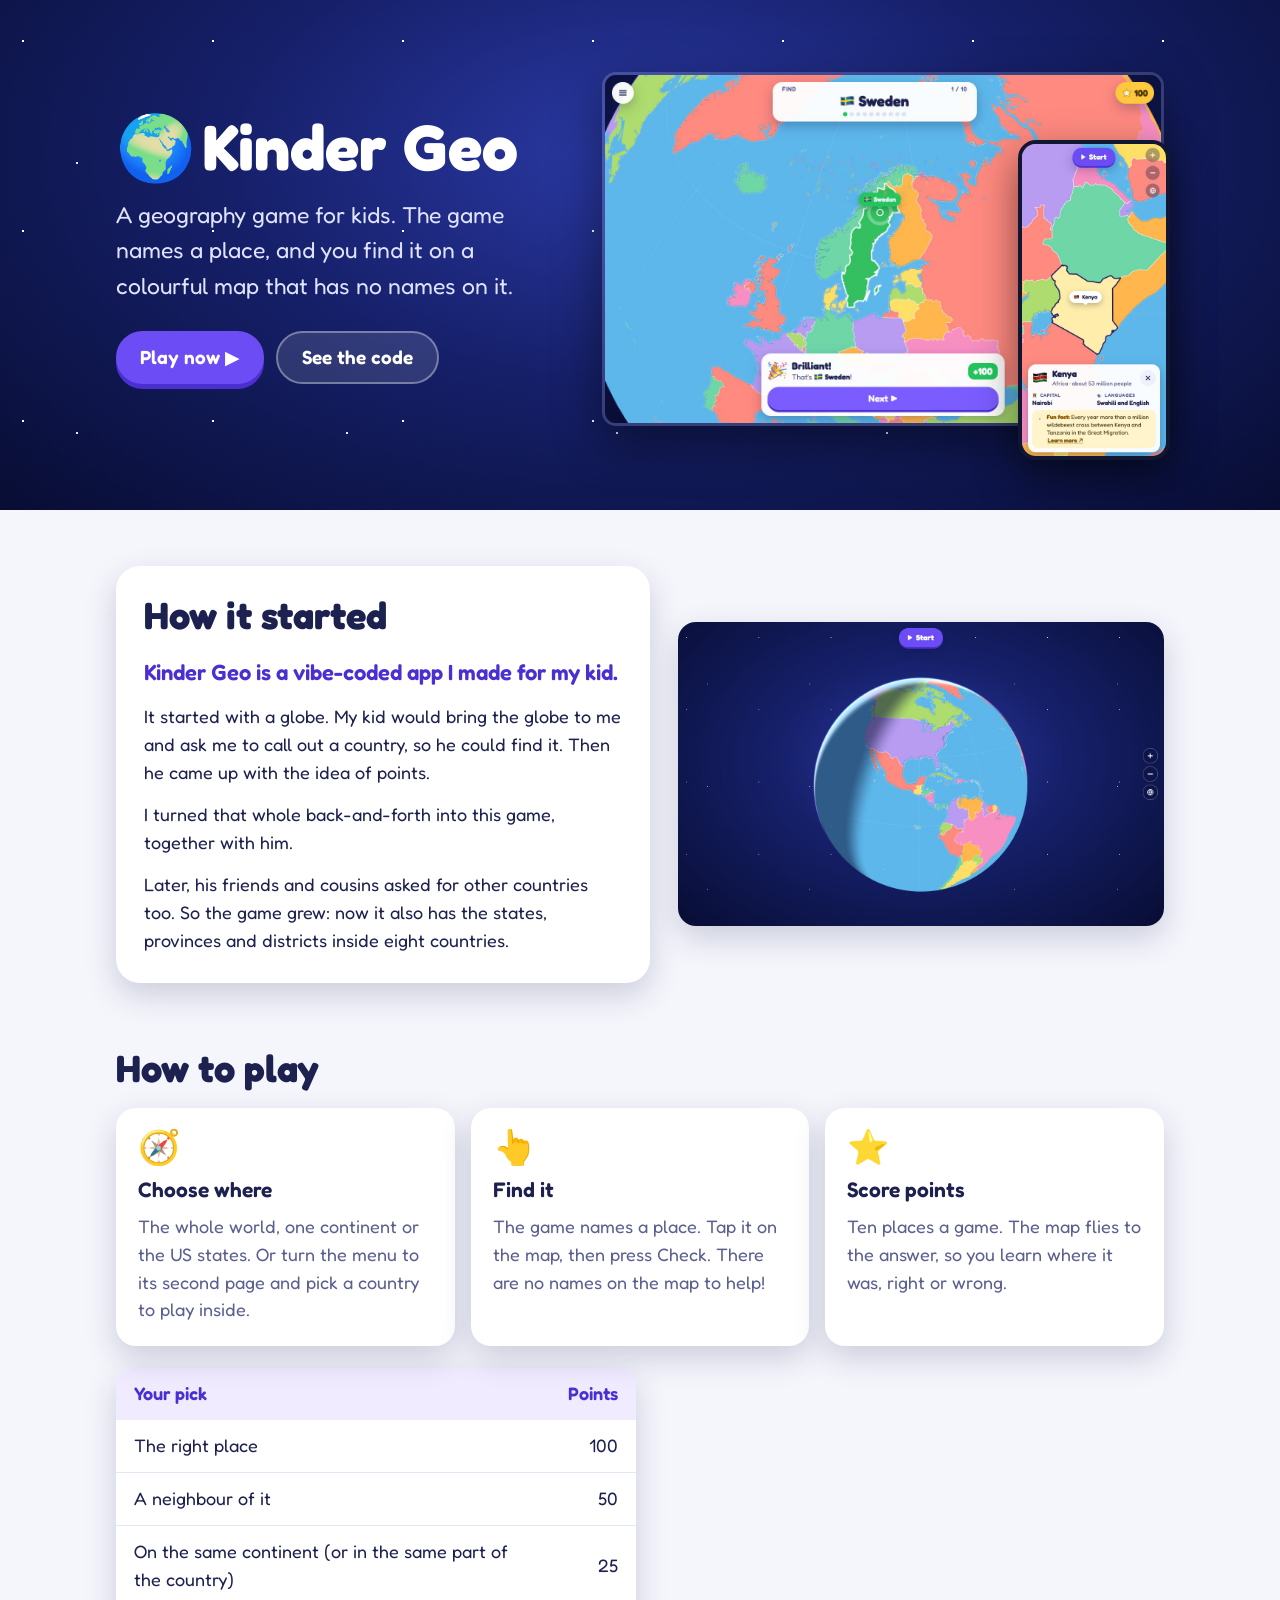
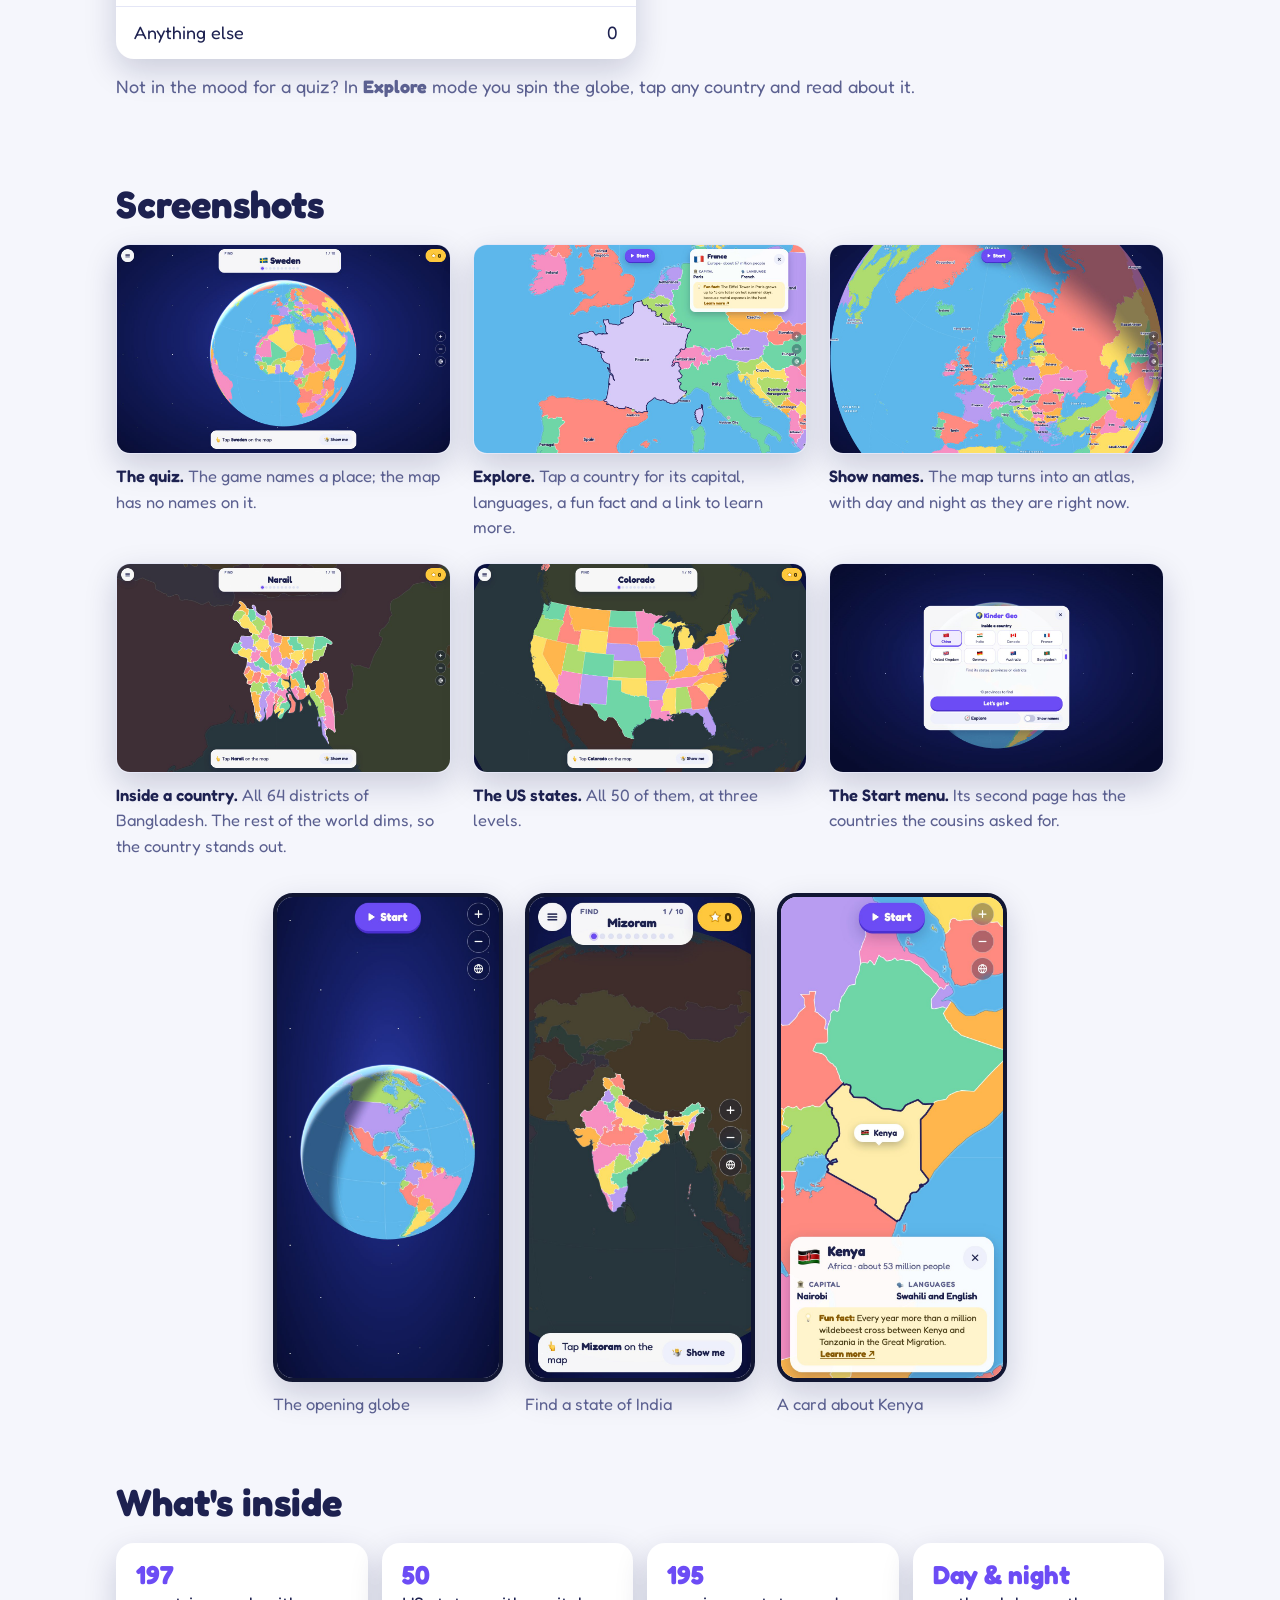
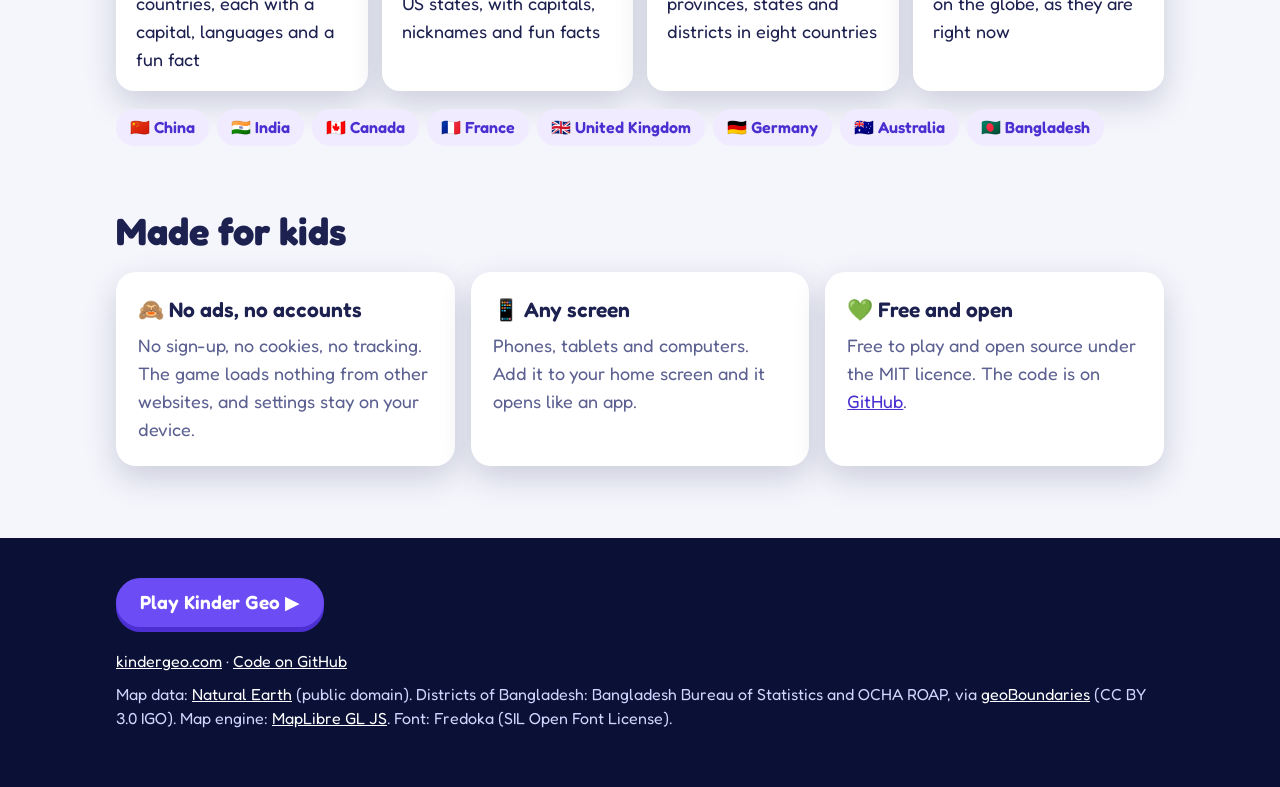
<file: docs/index.html>
<!doctype html>
<html lang="en">
<head>
  <meta charset="utf-8">
  <meta name="viewport" content="width=device-width, initial-scale=1">
  <title>Kinder Geo</title>
  <meta name="description" content="Kinder Geo is a free geography game for kids: find countries, states and provinces on a colourful map with no names on it.">
  <meta name="theme-color" content="#0a1036">
  <meta property="og:title" content="Kinder Geo: a geography game for kids">
  <meta property="og:description" content="Find countries, states and provinces on a colourful map with no names on it. Free, no ads, no accounts.">
  <meta property="og:image" content="https://quickdahuk.github.io/kindergeo/images/quiz-right.jpg">
  <meta property="og:url" content="https://quickdahuk.github.io/kindergeo/">
  <meta name="twitter:card" content="summary_large_image">
  <link rel="icon" href="assets/icon.svg" type="image/svg+xml">
  <link rel="apple-touch-icon" href="assets/icon-180.png">
  <style>
    @font-face {
      font-family: 'Fredoka';
      src: url('assets/fredoka-latin.woff2') format('woff2');
      font-weight: 300 700;
      font-display: swap;
    }

    :root {
      --ink: #1d2150;
      --soft: #5b6090;
      --primary: #6c4cf5;
      --primary-dark: #4b2fd1;
      --primary-soft: #f0ebff;
      --sun: #ffc83d;
      --bg: #f5f6fc;
      --card: #ffffff;
      --line: #e4e6f6;
      --space: #0a1036;
      --shadow: 0 12px 32px rgba(12, 18, 70, 0.18);
      --font: 'Fredoka', ui-rounded, 'SF Pro Rounded', 'Nunito', 'Segoe UI', system-ui, sans-serif;
    }

    * { box-sizing: border-box; }

    html { -webkit-text-size-adjust: 100%; }

    body {
      margin: 0;
      font-family: var(--font);
      font-size: 18px;
      line-height: 1.55;
      color: var(--ink);
      background: var(--bg);
    }

    a { color: var(--primary-dark); }

    img { max-width: 100%; height: auto; display: block; }

    .wrap {
      width: 100%;
      max-width: 1080px;
      margin: 0 auto;
      padding: 0 16px;
    }

    /* ---------- Hero: a starry sky, like the game's ---------- */

    .hero {
      color: #fff;
      background-color: var(--space);
      background-image:
        radial-gradient(1.6px 1.6px at 23px 41px, #fff 50%, transparent 52%),
        radial-gradient(1.2px 1.2px at 141px 97px, rgba(255, 255, 255, 0.85) 50%, transparent 52%),
        radial-gradient(1.8px 1.8px at 77px 163px, rgba(255, 255, 255, 0.9) 50%, transparent 52%),
        radial-gradient(1px 1px at 201px 23px, rgba(255, 255, 255, 0.7) 50%, transparent 52%),
        radial-gradient(1.3px 1.3px at 251px 211px, rgba(255, 236, 170, 0.9) 50%, transparent 52%),
        radial-gradient(ellipse at 50% 30%, #2b3aa6 0%, #16206a 45%, #080d33 100%);
      background-size: 190px 190px, 230px 230px, 270px 270px, 310px 310px, 290px 290px, 100% 100%;
      padding: 48px 0 56px;
      overflow: hidden;
    }

    .hero__inner {
      display: grid;
      gap: 36px;
      align-items: center;
    }

    .hero h1 {
      margin: 0;
      font-size: clamp(40px, 8vw, 64px);
      line-height: 1.05;
      font-weight: 700;
    }

    .hero h1 span { display: inline-block; margin-right: 6px; }

    .hero p {
      margin: 16px 0 0;
      font-size: clamp(19px, 2.6vw, 23px);
      color: #dfe3ff;
      max-width: 30em;
    }

    .buttons {
      display: flex;
      flex-wrap: wrap;
      gap: 12px;
      margin-top: 28px;
    }

    .btn {
      display: inline-flex;
      align-items: center;
      gap: 8px;
      padding: 14px 24px;
      border-radius: 999px;
      font-weight: 600;
      font-size: 19px;
      text-decoration: none;
      line-height: 1.1;
    }

    .btn--play {
      background: var(--primary);
      color: #fff;
      box-shadow: 0 5px 0 var(--primary-dark);
    }

    .btn--play:hover { background: #7a5cff; }

    .btn--code {
      background: rgba(255, 255, 255, 0.12);
      color: #fff;
      border: 2px solid rgba(255, 255, 255, 0.35);
    }

    .btn--code:hover { background: rgba(255, 255, 255, 0.2); }

    .hero__shots {
      position: relative;
      max-width: 640px;
      width: 100%;
      justify-self: center;
    }

    .hero__shots .desk {
      border-radius: 14px;
      box-shadow: 0 18px 50px rgba(0, 0, 0, 0.45);
      border: 3px solid rgba(255, 255, 255, 0.15);
    }

    .hero__shots .phone {
      position: absolute;
      right: -6px;
      bottom: -34px;
      width: 27%;
      border-radius: 18px;
      border: 4px solid #111633;
      box-shadow: 0 16px 40px rgba(0, 0, 0, 0.5);
    }

    @media (min-width: 900px) {
      .hero__inner { grid-template-columns: 1fr 1.25fr; }
      .hero { padding: 72px 0 84px; }
    }

    /* ---------- Sections ---------- */

    section { padding: 56px 0 8px; }

    h2 {
      margin: 0 0 18px;
      font-size: clamp(28px, 4.6vw, 38px);
      line-height: 1.15;
      font-weight: 700;
    }

    h3 { margin: 0 0 6px; font-size: 21px; font-weight: 600; }

    .lead { font-size: 20px; color: var(--soft); max-width: 40em; }

    .story {
      display: grid;
      gap: 28px;
      align-items: center;
    }

    .story__text {
      background: var(--card);
      border-radius: 24px;
      padding: 28px;
      box-shadow: var(--shadow);
    }

    .story__text p { margin: 0 0 14px; }

    .story__text p:last-child { margin-bottom: 0; }

    .story__text .big {
      font-size: 22px;
      font-weight: 600;
      color: var(--primary-dark);
    }

    .story__img {
      border-radius: 18px;
      box-shadow: var(--shadow);
    }

    @media (min-width: 900px) {
      .story { grid-template-columns: 1.1fr 1fr; }
    }

    /* How to play */
    .steps {
      display: grid;
      gap: 16px;
      grid-template-columns: repeat(auto-fit, minmax(240px, 1fr));
      margin-top: 8px;
    }

    .step {
      background: var(--card);
      border-radius: 20px;
      padding: 22px;
      box-shadow: var(--shadow);
    }

    .step__icon { font-size: 34px; line-height: 1; margin-bottom: 10px; }

    .step p { margin: 0; color: var(--soft); }

    .points {
      width: 100%;
      max-width: 520px;
      border-collapse: collapse;
      margin-top: 22px;
      background: var(--card);
      border-radius: 18px;
      overflow: hidden;
      box-shadow: var(--shadow);
    }

    .points th, .points td { padding: 12px 18px; text-align: left; }

    .points th { background: var(--primary-soft); color: var(--primary-dark); font-weight: 600; }

    .points td + td, .points th + th { text-align: right; white-space: nowrap; }

    .points tr + tr td { border-top: 1px solid var(--line); }

    .note { color: var(--soft); margin-top: 14px; }

    /* Screenshots */
    .gallery {
      display: grid;
      gap: 22px;
      grid-template-columns: repeat(auto-fit, minmax(300px, 1fr));
    }

    figure { margin: 0; }

    .gallery figure img {
      border-radius: 14px;
      box-shadow: var(--shadow);
      border: 1px solid var(--line);
    }

    figcaption { margin-top: 10px; font-size: 16.5px; color: var(--soft); }

    figcaption b { color: var(--ink); font-weight: 600; }

    .phones {
      display: flex;
      flex-wrap: wrap;
      justify-content: center;
      gap: 22px;
      margin-top: 34px;
    }

    .phones figure { width: min(230px, 100%); }

    .phones img {
      border-radius: 20px;
      border: 4px solid #111633;
      box-shadow: var(--shadow);
    }

    /* What's inside */
    .facts {
      display: grid;
      gap: 14px;
      grid-template-columns: repeat(auto-fit, minmax(240px, 1fr));
      padding: 0;
      margin: 0;
      list-style: none;
    }

    .facts li {
      background: var(--card);
      border-radius: 18px;
      padding: 18px 20px;
      box-shadow: var(--shadow);
    }

    .facts b {
      display: block;
      font-size: 26px;
      line-height: 1.1;
      color: var(--primary);
    }

    .countries {
      display: flex;
      flex-wrap: wrap;
      gap: 8px;
      padding: 0;
      margin: 18px 0 0;
      list-style: none;
    }

    .countries li {
      padding: 6px 14px;
      border-radius: 999px;
      background: var(--primary-soft);
      color: var(--primary-dark);
      font-size: 16px;
      font-weight: 600;
    }

    /* Made for kids */
    .care {
      display: grid;
      gap: 16px;
      grid-template-columns: repeat(auto-fit, minmax(260px, 1fr));
    }

    .care div {
      background: var(--card);
      border-radius: 20px;
      padding: 22px;
      box-shadow: var(--shadow);
    }

    .care p { margin: 0; color: var(--soft); }

    /* Footer */
    footer {
      margin-top: 64px;
      padding: 40px 0 48px;
      background: var(--space);
      color: #cfd5ff;
      font-size: 16px;
    }

    footer a { color: #fff; }

    footer .cta { margin: 0 0 22px; }

    footer p { margin: 8px 0; }
  </style>
</head>
<body>

<header class="hero">
  <div class="wrap hero__inner">
    <div>
      <h1><span aria-hidden="true">🌍</span>Kinder Geo</h1>
      <p>A geography game for kids. The game names a place, and you find it on a colourful map that has no names on it.</p>
      <div class="buttons">
        <a class="btn btn--play" href="https://kindergeo.com">Play now ▶</a>
        <a class="btn btn--code" href="https://github.com/quickdahuk/kindergeo">See the code</a>
      </div>
    </div>
    <div class="hero__shots">
      <img class="desk" src="images/quiz-right.jpg" width="1280" height="800"
        alt="Kinder Geo on a computer: the player found Sweden, which is shown in green with confetti and a score of 100.">
      <img class="phone" src="images/phone-card.jpg" width="780" height="1688"
        alt="Kinder Geo on a phone: a card about Kenya with its capital, languages and a fun fact.">
    </div>
  </div>
</header>

<main>

  <section id="story">
    <div class="wrap story">
      <div class="story__text">
        <h2>How it started</h2>
        <p class="big">Kinder Geo is a vibe-coded app I made for my kid.</p>
        <p>It started with a globe. My kid would bring the globe to me and ask me to call out a country, so he could find it. Then he came up with the idea of points.</p>
        <p>I turned that whole back-and-forth into this game, together with him.</p>
        <p>Later, his friends and cousins asked for other countries too. So the game grew: now it also has the states, provinces and districts inside eight countries.</p>
      </div>
      <img class="story__img" src="images/globe.jpg" width="1280" height="800" loading="lazy"
        alt="The opening page: a colourful globe turning slowly in a starry sky, with the night side in shadow.">
    </div>
  </section>

  <section id="play">
    <div class="wrap">
      <h2>How to play</h2>
      <div class="steps">
        <div class="step">
          <div class="step__icon" aria-hidden="true">🧭</div>
          <h3>Choose where</h3>
          <p>The whole world, one continent or the US states. Or turn the menu to its second page and pick a country to play inside.</p>
        </div>
        <div class="step">
          <div class="step__icon" aria-hidden="true">👆</div>
          <h3>Find it</h3>
          <p>The game names a place. Tap it on the map, then press Check. There are no names on the map to help!</p>
        </div>
        <div class="step">
          <div class="step__icon" aria-hidden="true">⭐</div>
          <h3>Score points</h3>
          <p>Ten places a game. The map flies to the answer, so you learn where it was, right or wrong.</p>
        </div>
      </div>

      <table class="points">
        <thead><tr><th>Your pick</th><th>Points</th></tr></thead>
        <tbody>
          <tr><td>The right place</td><td>100</td></tr>
          <tr><td>A neighbour of it</td><td>50</td></tr>
          <tr><td>On the same continent (or in the same part of the country)</td><td>25</td></tr>
          <tr><td>Anything else</td><td>0</td></tr>
        </tbody>
      </table>
      <p class="note">Not in the mood for a quiz? In <b>Explore</b> mode you spin the globe, tap any country and read about it.</p>
    </div>
  </section>

  <section id="screenshots">
    <div class="wrap">
      <h2>Screenshots</h2>
      <div class="gallery">
        <figure>
          <img src="images/quiz.jpg" width="1280" height="800" loading="lazy"
            alt="A question: find Sweden, on a globe with no names.">
          <figcaption><b>The quiz.</b> The game names a place; the map has no names on it.</figcaption>
        </figure>
        <figure>
          <img src="images/card.jpg" width="1280" height="800" loading="lazy"
            alt="A card about France with its capital, language, a fun fact and a Learn more link.">
          <figcaption><b>Explore.</b> Tap a country for its capital, languages, a fun fact and a link to learn more.</figcaption>
        </figure>
        <figure>
          <img src="images/atlas.jpg" width="1280" height="800" loading="lazy"
            alt="Europe with the names of countries and seas, and the night creeping in from the east.">
          <figcaption><b>Show names.</b> The map turns into an atlas, with day and night as they are right now.</figcaption>
        </figure>
        <figure>
          <img src="images/bangladesh.jpg" width="1280" height="800" loading="lazy"
            alt="A game inside Bangladesh: its 64 districts in bright colours, and the countries around it dimmed.">
          <figcaption><b>Inside a country.</b> All 64 districts of Bangladesh. The rest of the world dims, so the country stands out.</figcaption>
        </figure>
        <figure>
          <img src="images/us-states.jpg" width="1280" height="800" loading="lazy"
            alt="A game of the US states: the 50 states in bright colours.">
          <figcaption><b>The US states.</b> All 50 of them, at three levels.</figcaption>
        </figure>
        <figure>
          <img src="images/menu-countries.jpg" width="1280" height="800" loading="lazy"
            alt="The Start menu's second page: China, India, Canada, France, United Kingdom, Germany, Australia and Bangladesh.">
          <figcaption><b>The Start menu.</b> Its second page has the countries the cousins asked for.</figcaption>
        </figure>
      </div>

      <div class="phones">
        <figure>
          <img src="images/phone-globe.jpg" width="780" height="1688" loading="lazy" alt="The opening globe on a phone.">
          <figcaption>The opening globe</figcaption>
        </figure>
        <figure>
          <img src="images/phone-india.jpg" width="780" height="1688" loading="lazy" alt="A game inside India on a phone: find Mizoram.">
          <figcaption>Find a state of India</figcaption>
        </figure>
        <figure>
          <img src="images/phone-card.jpg" width="780" height="1688" loading="lazy" alt="A card about Kenya on a phone.">
          <figcaption>A card about Kenya</figcaption>
        </figure>
      </div>
    </div>
  </section>

  <section id="inside">
    <div class="wrap">
      <h2>What's inside</h2>
      <ul class="facts">
        <li><b>197</b> countries, each with a capital, languages and a fun fact</li>
        <li><b>50</b> US states, with capitals, nicknames and fun facts</li>
        <li><b>195</b> provinces, states and districts in eight countries</li>
        <li><b>Day &amp; night</b> on the globe, as they are right now</li>
      </ul>
      <ul class="countries" aria-label="Countries you can play inside">
        <li>🇨🇳 China</li><li>🇮🇳 India</li><li>🇨🇦 Canada</li><li>🇫🇷 France</li>
        <li>🇬🇧 United Kingdom</li><li>🇩🇪 Germany</li><li>🇦🇺 Australia</li><li>🇧🇩 Bangladesh</li>
      </ul>
    </div>
  </section>

  <section id="kids">
    <div class="wrap">
      <h2>Made for kids</h2>
      <div class="care">
        <div>
          <h3>🙈 No ads, no accounts</h3>
          <p>No sign-up, no cookies, no tracking. The game loads nothing from other websites, and settings stay on your device.</p>
        </div>
        <div>
          <h3>📱 Any screen</h3>
          <p>Phones, tablets and computers. Add it to your home screen and it opens like an app.</p>
        </div>
        <div>
          <h3>💚 Free and open</h3>
          <p>Free to play and open source under the MIT licence. The code is on <a href="https://github.com/quickdahuk/kindergeo">GitHub</a>.</p>
        </div>
      </div>
    </div>
  </section>

</main>

<footer>
  <div class="wrap">
    <p class="cta"><a class="btn btn--play" href="https://kindergeo.com">Play Kinder Geo ▶</a></p>
    <p><a href="https://kindergeo.com">kindergeo.com</a> · <a href="https://github.com/quickdahuk/kindergeo">Code on GitHub</a></p>
    <p>Map data: <a href="https://www.naturalearthdata.com/">Natural Earth</a> (public domain). Districts of Bangladesh: Bangladesh Bureau of Statistics and OCHA ROAP, via <a href="https://www.geoboundaries.org/">geoBoundaries</a> (CC BY 3.0 IGO). Map engine: <a href="https://maplibre.org/">MapLibre GL JS</a>. Font: Fredoka (SIL Open Font License).</p>
  </div>
</footer>

</body>
</html>
</file>
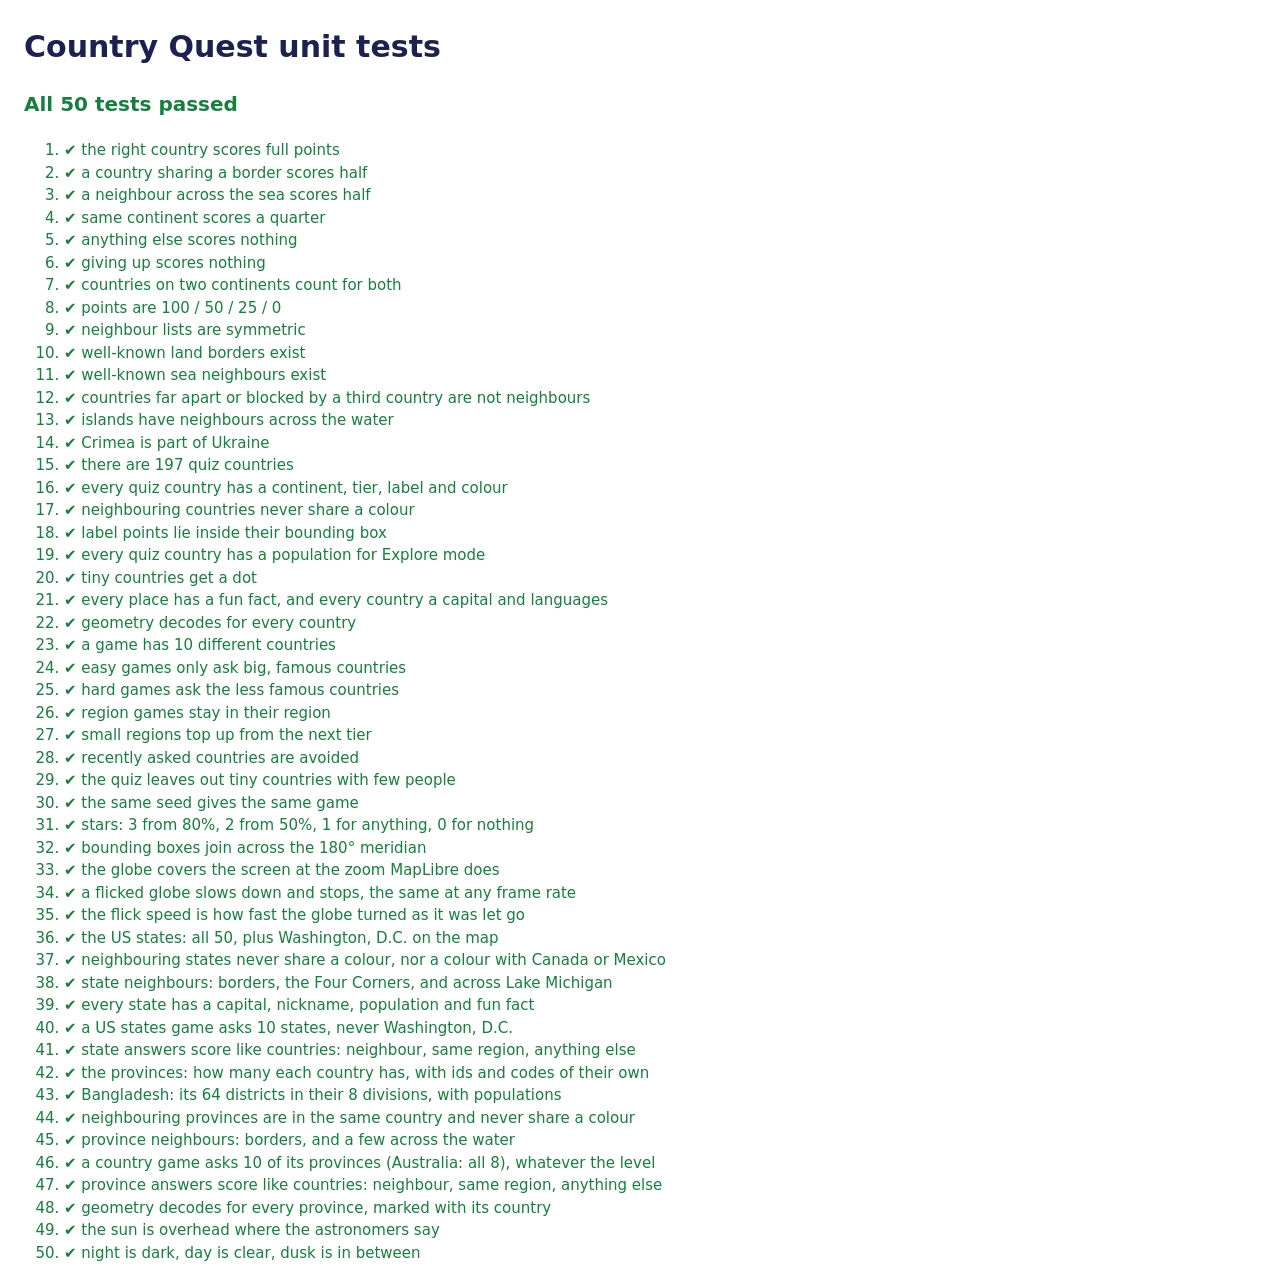
<file: tests/unit.html>
<!doctype html>
<html lang="en">
<head>
  <meta charset="utf-8">
  <meta name="viewport" content="width=device-width, initial-scale=1">
  <title>Country Quest – unit tests</title>
  <style>
    body { font: 15px/1.5 system-ui, sans-serif; margin: 24px; color: #1d2150; }
    .pass { color: #15803d; }
    .fail { color: #b91c1c; font-weight: 600; }
    #summary { font-size: 20px; font-weight: 700; }
  </style>
</head>
<body>
  <h1>Country Quest unit tests</h1>
  <p id="summary">Running…</p>
  <ol id="results"></ol>
  <script type="module" src="unit.js"></script>
</body>
</html>
</file>
